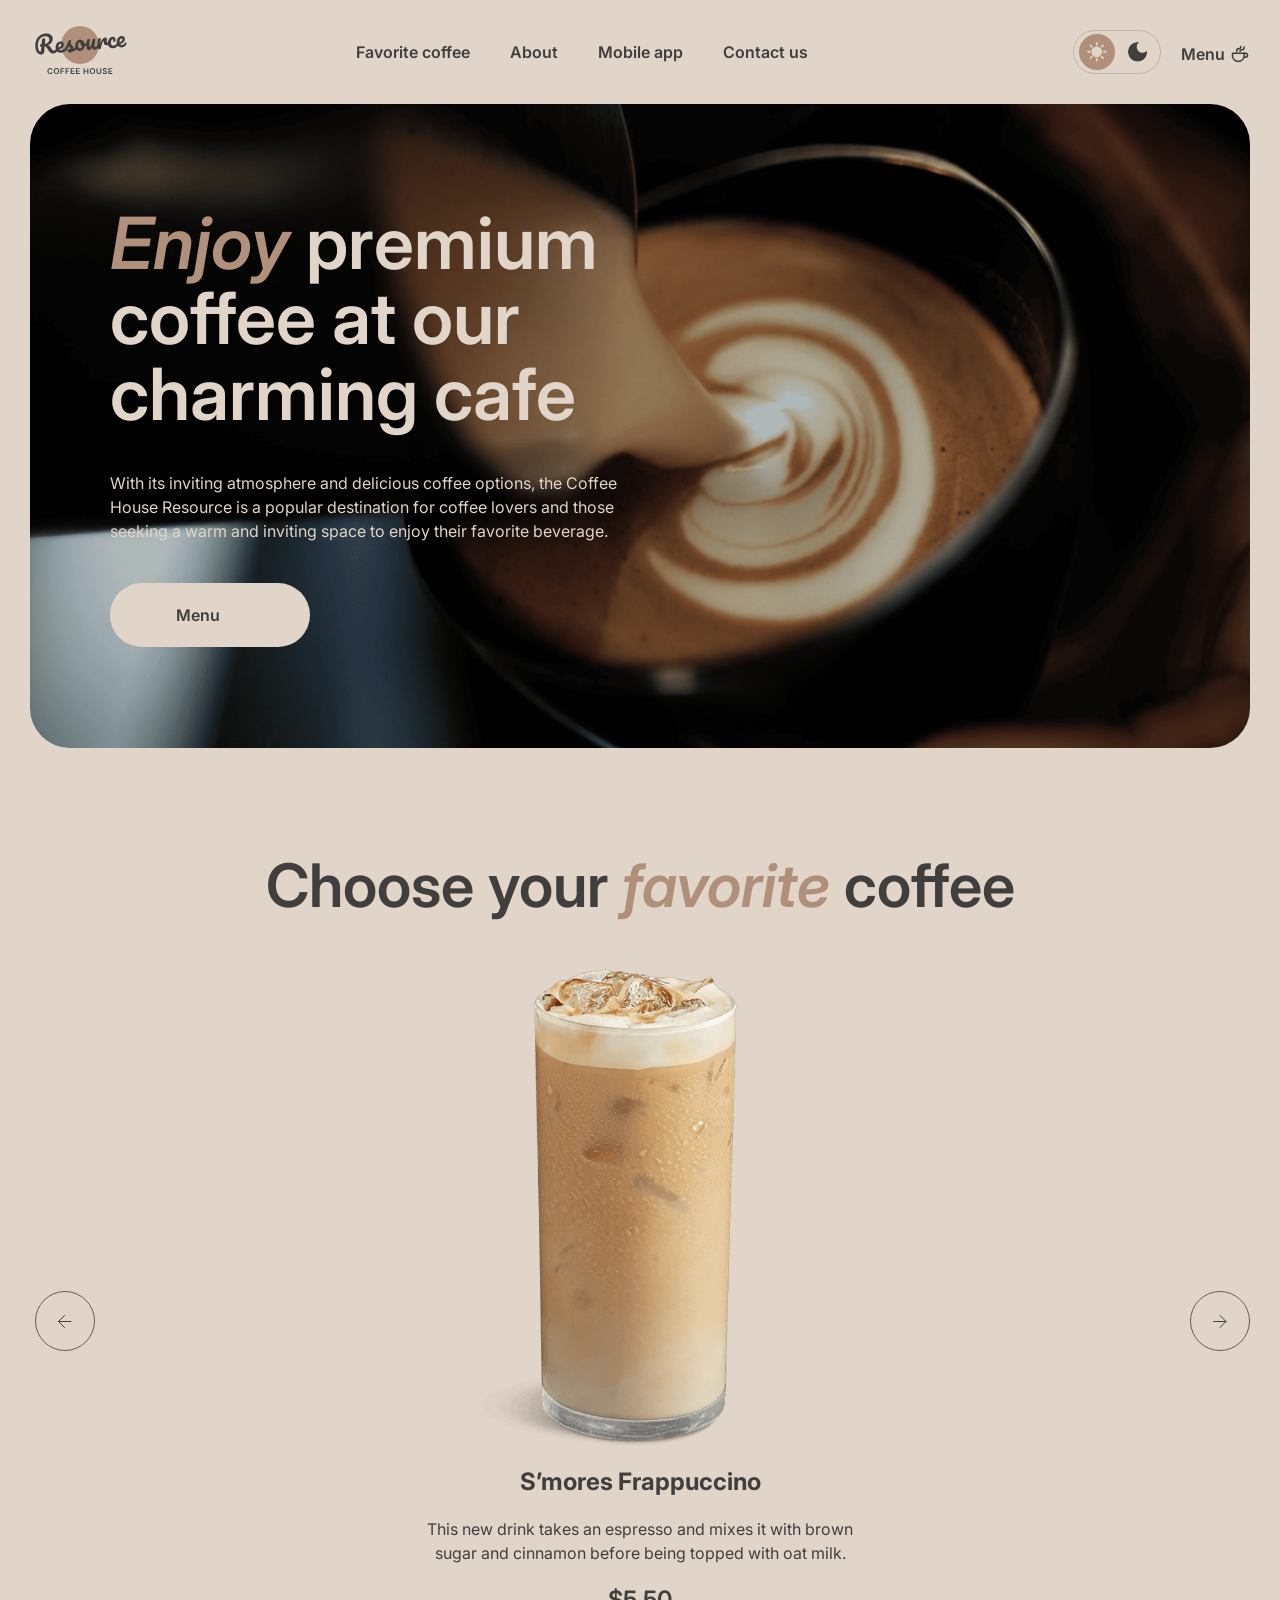
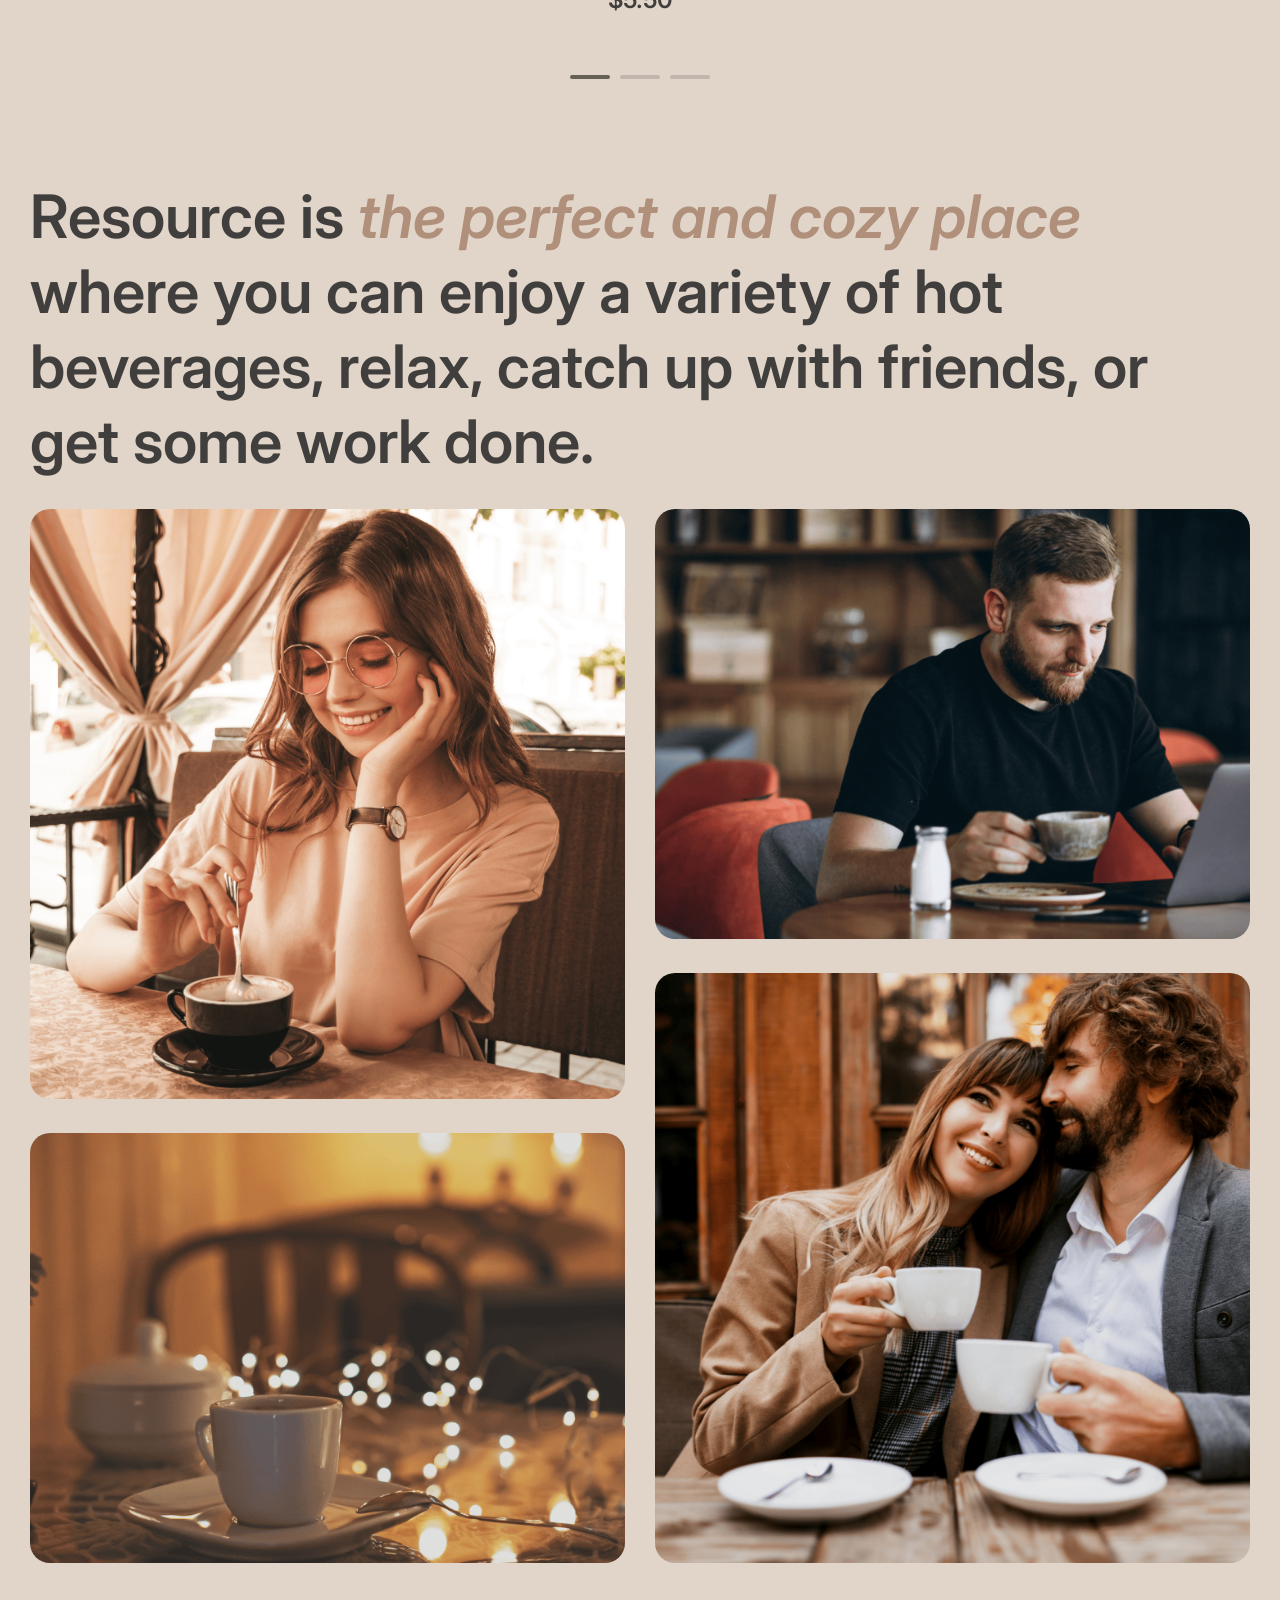
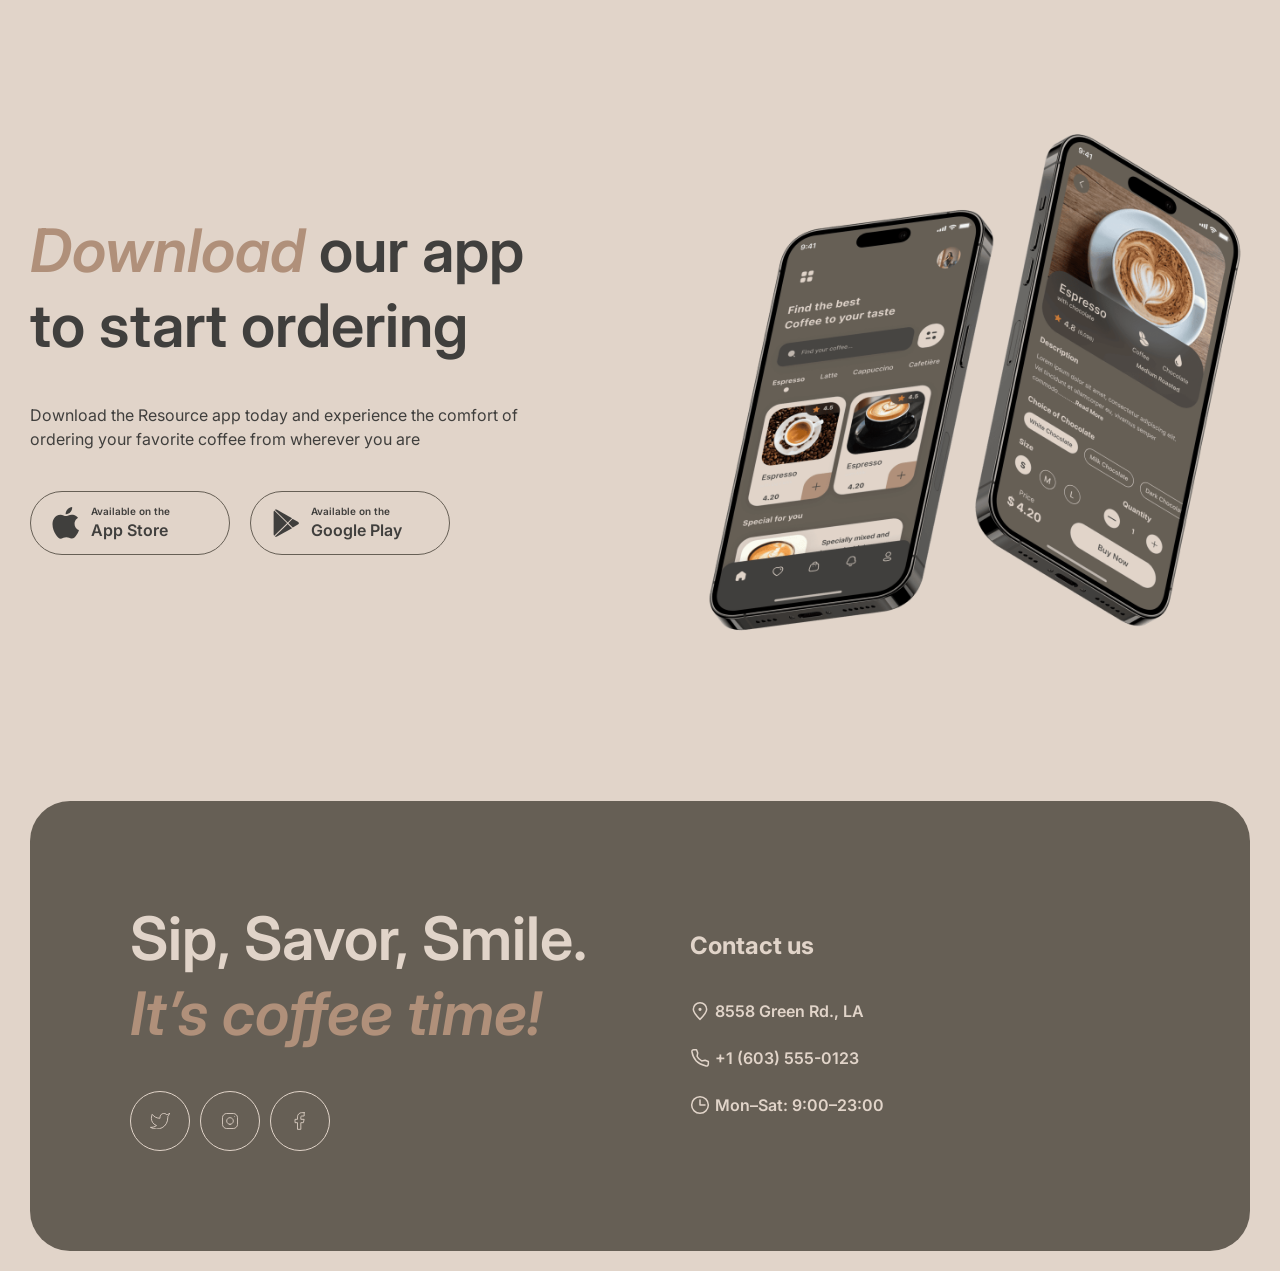
<file: index.html>
<!DOCTYPE html>
<html lang="en" data-theme="light">
<head>
    <meta charset="UTF-8">
    <meta name="viewport" content="width=device-width, initial-scale=1.0">
    <title>Coffee House</title>
    <link rel="icon" href="./images/favicon.svg" sizes="32x32"> 
    <link rel="icon" href="./images/favicon.svg" type="image/svg+xml">
    <link rel="preconnect" href="https://fonts.googleapis.com">
    <link rel="preconnect" href="https://fonts.gstatic.com" crossorigin>
    <link href="https://fonts.googleapis.com/css2?family=Inter:ital,opsz,wght@0,14..32,100..900;1,14..32,100..900&display=swap" rel="stylesheet">
    <link rel="stylesheet" href="./css/global.css">
    <link rel="stylesheet" href="./css/header.css">
    <link rel="stylesheet" href="./css/style.css">
    <link rel="stylesheet" href="./css/footer.css">
</head>
<body>
    <header class="header">
        <div class="container">
            <div class="header__inner">
                <a class="logo" href="index.html">
                    <img class="logo__icon logo__icon--light" src="./images/logo.svg" alt="Resource Coffee House">
                    <img class="logo__icon logo__icon--dark" src="./images/logo-dark.svg" alt="Resource Coffee House">
                </a>
                <nav class="nav" id="mobile-nav">
                    <ul class="nav__list">
                        <li class="nav__item">
                            <a class="nav__link" href="#favorite">
                                Favorite coffee
                            </a>
                        </li>
                        <li class="nav__item">
                            <a class="nav__link" href="#about">
                                About
                            </a>
                        </li>
                        <li class="nav__item">
                            <a class="nav__link" href="#app">
                                Mobile app
                            </a>
                        </li>
                        <li class="nav__item">
                            <a class="nav__link" href="#contact">
                                Contact us
                            </a>
                        </li>
                        <li class="nav__item">
                            <a class="button-primary nav__menu" href="menu.html">
                                <span>Menu</span>
                                <svg viewBox="0 0 20 20" fill="none">
                                    <path d="M14.167 9.76667V11.6667C14.167 14.8883 11.5553 17.5 8.33366 17.5C5.112 17.5 2.50033 14.8883 2.50033 11.6667V9.76667C2.50033 9.4353 2.76896 9.16667 3.10033 9.16667H13.567C13.8984 9.16667 14.167 9.4353 14.167 9.76667Z" stroke="currentColor" stroke-width="1.5" stroke-linecap="round" stroke-linejoin="round"/>
                                    <path d="M10.0003 7.50008C10.0003 6.66675 10.5956 5.83341 11.786 5.83341C13.101 5.83341 14.167 4.76743 14.167 3.45246V2.91675" stroke="currentColor" stroke-width="1.5" stroke-linecap="round" stroke-linejoin="round"/>
                                    <path d="M6.66634 7.5V7.08333C6.66634 5.70262 7.78563 4.58333 9.16634 4.58333C10.0868 4.58333 10.833 3.83714 10.833 2.91667V2.5" stroke="currentColor" stroke-width="1.5" stroke-linecap="round" stroke-linejoin="round"/>
                                    <path d="M13.333 9.16675H15.4163C16.5669 9.16675 17.4997 10.0995 17.4997 11.2501C17.4997 12.4007 16.5669 13.3334 15.4163 13.3334H14.1663" stroke="currentColor" stroke-width="1.5" stroke-linecap="round" stroke-linejoin="round"/>
                                </svg>
                            </a>
                        </li>
                    </ul>
                </nav>
                <div class="header__controls">
                    <button class="switch-theme" id="switch-theme-js" type="button">
                        <svg class="switch-theme__icon switch-theme__icon--light" viewBox="0 0 22 22">
                            <path d="M10 3V1C10 0.45 10.45 0 11 0C11.55 0 12 0.45 12 1V3C12 3.55 11.55 4 11 4C10.45 4 10 3.55 10 3ZM17.36 6.05L18.77 4.63C19.16 4.24 19.16 3.61 18.77 3.22C18.38 2.83 17.75 2.83 17.36 3.22L15.95 4.64C15.56 5.03 15.56 5.66 15.95 6.05C16.34 6.44 16.97 6.44 17.36 6.05ZM21 10H19C18.45 10 18 10.45 18 11C18 11.55 18.45 12 19 12H21C21.55 12 22 11.55 22 11C22 10.45 21.55 10 21 10ZM11 18C10.45 18 10 18.45 10 19V21C10 21.55 10.45 22 11 22C11.55 22 12 21.55 12 21V19C12 18.45 11.55 18 11 18ZM4.64 6.05L3.22 4.64C2.83 4.25 2.83 3.61 3.22 3.23C3.61 2.85 4.25 2.84 4.63 3.23L6.04 4.64C6.43 5.03 6.43 5.67 6.04 6.05C5.65 6.43 5.02 6.44 4.64 6.05ZM15.95 15.95C15.56 16.34 15.56 16.98 15.95 17.36L17.36 18.77C17.75 19.16 18.39 19.16 18.77 18.77C19.16 18.38 19.16 17.74 18.77 17.36L17.36 15.95C16.98 15.56 16.34 15.56 15.95 15.95ZM1 12H3C3.55 12 4 11.55 4 11C4 10.45 3.55 10 3 10H1C0.45 10 0 10.45 0 11C0 11.55 0.45 12 1 12ZM4.64 18.78L6.05 17.37C6.44 16.98 6.44 16.34 6.05 15.96C5.66 15.58 5.02 15.57 4.64 15.96L3.23 17.37C2.84 17.76 2.84 18.4 3.23 18.78C3.61 19.17 4.25 19.17 4.64 18.78ZM11 5C7.69 5 5 7.69 5 11C5 14.31 7.69 17 11 17C14.31 17 17 14.31 17 11C17 7.69 14.31 5 11 5Z" fill="currentColor"/>
                        </svg>
                        <svg class="switch-theme__icon switch-theme__icon--dark" viewBox="0 0 18 18">
                            <path d="M9 0C4.03 0 0 4.03 0 9C0 13.97 4.03 18 9 18C13.97 18 18 13.97 18 9C18 8.54 17.96 8.08 17.9 7.64C16.92 9.01 15.32 9.9 13.5 9.9C10.52 9.9 8.1 7.48 8.1 4.5C8.1 2.69 8.99 1.08 10.36 0.0999999C9.92 0.0399999 9.46 0 9 0Z" fill="currentColor"/>
                        </svg>
                    </button>
                    <div class="menu">
                        <a href="menu.html" class="menu__link">
                            <span>Menu</span>
                            <svg viewBox="0 0 20 20" fill="none">
                                <path d="M14.167 9.76667V11.6667C14.167 14.8883 11.5553 17.5 8.33366 17.5C5.112 17.5 2.50033 14.8883 2.50033 11.6667V9.76667C2.50033 9.4353 2.76896 9.16667 3.10033 9.16667H13.567C13.8984 9.16667 14.167 9.4353 14.167 9.76667Z" stroke="currentColor" stroke-width="1.5" stroke-linecap="round" stroke-linejoin="round"/>
                                <path d="M10.0003 7.50008C10.0003 6.66675 10.5956 5.83341 11.786 5.83341C13.101 5.83341 14.167 4.76743 14.167 3.45246V2.91675" stroke="currentColor" stroke-width="1.5" stroke-linecap="round" stroke-linejoin="round"/>
                                <path d="M6.66634 7.5V7.08333C6.66634 5.70262 7.78563 4.58333 9.16634 4.58333C10.0868 4.58333 10.833 3.83714 10.833 2.91667V2.5" stroke="currentColor" stroke-width="1.5" stroke-linecap="round" stroke-linejoin="round"/>
                                <path d="M13.333 9.16675H15.4163C16.5669 9.16675 17.4997 10.0995 17.4997 11.2501C17.4997 12.4007 16.5669 13.3334 15.4163 13.3334H14.1663" stroke="currentColor" stroke-width="1.5" stroke-linecap="round" stroke-linejoin="round"/>
                            </svg>
                        </a>
                    </div>
                    <button class="burger" id="burger-js" type="button" aria-controls="mobile-nav" aria-expanded="false" aria-label="Open mobile menu">
                        <svg class="burger__icon burger__icon--open" viewBox="0 0 18 10" fill="none">
                            <path d="M0.75 0.75H16.75" stroke="currentColor" stroke-width="1.5" stroke-linecap="round" stroke-linejoin="round"/>
                            <path d="M0.75 8.75H16.75" stroke="currentColor" stroke-width="1.5" stroke-linecap="round" stroke-linejoin="round"/>
                        </svg>
                        <svg class="burger__icon burger__icon--close" xmlns="http://www.w3.org/2000/svg" viewBox="0 0 13 13" fill="none">
                            <path d="M0.75 0.75L12.0637 12.0637" stroke="currentColor" stroke-width="1.5" stroke-linecap="round" stroke-linejoin="round"/>
                            <path d="M0.75 12.0637L12.0637 0.750013" stroke="currentColor" stroke-width="1.5" stroke-linecap="round" stroke-linejoin="round"/>
                        </svg>
                    </button>
                </div>
            </div>
        </div>
    </header>
    <main class="main">
        <div class="container">
            <section class="hero">
                <div class="hero__inner">
                    <h1 class="hero__title">
                        <span class="italic">Enjoy</span> premium coffee at our charming cafe
                    </h1>
                    <p class="hero__text">
                        With its inviting atmosphere and delicious coffee options, the Coffee House Resource 
                        is a popular destination for coffee lovers and those seeking a warm and inviting space to enjoy their favorite beverage.
                    </p>
                    <a class="button-primary" href="menu.html">
                        <span>Menu</span>
                        <svg viewBox="0 0 20 20" fill="none">
                            <path d="M14.167 9.76667V11.6667C14.167 14.8883 11.5553 17.5 8.33366 17.5C5.112 17.5 2.50033 14.8883 2.50033 11.6667V9.76667C2.50033 9.4353 2.76896 9.16667 3.10033 9.16667H13.567C13.8984 9.16667 14.167 9.4353 14.167 9.76667Z" stroke="currentColor" stroke-width="1.5" stroke-linecap="round" stroke-linejoin="round"/>
                            <path d="M10.0003 7.50008C10.0003 6.66675 10.5956 5.83341 11.786 5.83341C13.101 5.83341 14.167 4.76743 14.167 3.45246V2.91675" stroke="currentColor" stroke-width="1.5" stroke-linecap="round" stroke-linejoin="round"/>
                            <path d="M6.66634 7.5V7.08333C6.66634 5.70262 7.78563 4.58333 9.16634 4.58333C10.0868 4.58333 10.833 3.83714 10.833 2.91667V2.5" stroke="currentColor" stroke-width="1.5" stroke-linecap="round" stroke-linejoin="round"/>
                            <path d="M13.333 9.16675H15.4163C16.5669 9.16675 17.4997 10.0995 17.4997 11.2501C17.4997 12.4007 16.5669 13.3334 15.4163 13.3334H14.1663" stroke="currentColor" stroke-width="1.5" stroke-linecap="round" stroke-linejoin="round"/>
                        </svg>
                    </a>
                </div>
            </section>
            <section class="favorite" id="favorite">
                <h2 class="favorite__title">
                    Choose your <span class="italic">favorite</span> coffee
                </h2>
                <div class="slider">
                    <button class="slider__arrow slider__arrow--prev" type="button">
                        <svg viewBox="0 0 14 13" fill="none">
                            <path d="M13 6.5H0.5M6.5 12.5L0.5 6.5L6.5 0.5" stroke="currentColor" stroke-linecap="round" stroke-linejoin="round"/>
                        </svg>
                    </button>
                    <div class="slider__track">
                        <ul class="products">
                            <li class="products__item">
                                <a class="products__link" href="#">
                                    <picture>
                                        <img class="products__img" width="480" height="480" src="./images/coffee-slider-1.png" alt="Coffee">
                                    </picture>
                                    <div class="products__content">
                                        <h3 class="products__title">
                                            S’mores Frappuccino
                                        </h3>
                                        <p class="products__text">
                                            This new drink takes an espresso and mixes it with brown sugar and cinnamon before being topped with oat milk.
                                        </p>
                                        <span class="products__price">
                                            $5.50
                                        </span>
                                    </div>
                                </a>
                            </li>
                            <li class="products__item">
                                <a class="products__link" href="#">
                                    <picture>
                                        <img class="products__img" width="480" height="480" src="./images/coffee-slider-2.png" alt="Coffee">
                                    </picture>
                                    <div class="products__content">
                                        <h3 class="products__title">
                                            Caramel Macchiato
                                        </h3>
                                        <p class="products__text">
                                            Fragrant and unique classic espresso with rich caramel-peanut syrup, with cream under whipped thick foam.
                                        </p>
                                        <span class="products__price">
                                            $5.00
                                        </span>
                                    </div>
                                </a>
                            </li>
                            <li class="products__item">
                                <a class="products__link" href="#">
                                    <picture>
                                        <img class="products__img" width="480" height="480" src="./images/coffee-slider-3.png" alt="Coffee">
                                    </picture>
                                    <div class="products__content">
                                        <h3 class="products__title">
                                            Ice coffee
                                        </h3>
                                        <p class="products__text">
                                            A popular summer drink that tones and invigorates. Prepared from coffee, milk and ice.
                                        </p>
                                        <span class="products__price">
                                            $4.50
                                        </span>
                                    </div>
                                </a>
                            </li>
                        </ul>
                    </div>
                    <button class="slider__arrow slider__arrow--next" type="button">
                        <svg viewBox="0 0 14 13" fill="none">
                            <path d="M0.5 6.5H13M7 12.5L13 6.5L7 0.5" stroke="currentColor" stroke-linecap="round" stroke-linejoin="round"/>
                        </svg>
                    </button>
                    <div class="slider-dots">
                        <button type="button"></button>
                        <button type="button"></button>
                        <button type="button"></button>
                    </div>
                </div>
            </section>
            <section class="about" id="about">
                <h2 class="about__title">
                    Resource is <span class="italic">the perfect and cozy place</span> where you can enjoy
                    a variety of hot beverages, relax, catch up with friends, or get some work done.
                </h2>
                <ul class="about__grid">
                    <li class="about__item about__item--1">
                        <img class="about__img" width="660" height="590" src="./images/about-1.png" alt="A woman is drinking coffee">
                    </li>
                    <li class="about__item about__item--2">
                        <img class="about__img" width="660" height="430" src="./images/about-2.png" alt="A cup of coffee">
                    </li>
                    <li class="about__item about__item--3">
                        <img class="about__img" width="660" height="430" src="./images/about-3.png" alt="A man is drinking coffee">
                    </li>
                    <li class="about__item about__item--4">
                        <img class="about__img" width="660" height="590" src="./images/about-4.png" alt="A couple is drinking coffee">
                    </li>
                </ul>
            </section>
            <section class="app" id="app">
                <div class="app__offer">
                    <h2 class="app__title">
                        <span class="italic">Download</span> our app to start ordering
                    </h2>
                    <p class="app__text">
                        Download the Resource app today and experience the comfort 
                        of ordering your favorite coffee from wherever you are
                    </p>
                    <ul class="store">
                        <li class="store__item">
                            <a class="store__link" href="#">
                                <svg width="27" height="32" viewBox="0 0 27 32" fill="none" xmlns="http://www.w3.org/2000/svg">
                                    <path d="M22.0578 16.8306C22.021 12.8323 25.4156 10.8871 25.5708 10.7966C23.6483 8.06361 20.6684 7.69021 19.6213 7.66043C17.1185 7.40364 14.6909 9.12057 13.4159 9.12057C12.1156 9.12057 10.1523 7.68524 8.03638 7.72742C5.31352 7.76836 2.76624 9.30541 1.36919 11.6922C-1.51399 16.5589 0.636305 23.7107 3.39861 27.6446C4.7804 29.5711 6.39503 31.7223 8.50843 31.6466C10.576 31.5635 11.3483 30.3614 13.8435 30.3614C16.3157 30.3614 17.0409 31.6466 19.1963 31.5982C21.4153 31.5635 22.8124 29.6629 24.1458 27.719C25.7426 25.5108 26.3839 23.3361 26.4093 23.2245C26.3572 23.2071 22.0998 21.6229 22.0578 16.8306Z" fill="currentColor"/>
                                    <path d="M17.9863 5.07263C19.0983 3.71671 19.8592 1.872 19.648 0C18.0384 0.0694711 16.0256 1.08549 14.8664 2.41164C13.8409 3.58025 12.9248 5.49566 13.1615 7.29695C14.9695 7.42845 16.8259 6.40747 17.9863 5.07263Z" fill="currentColor"/>
                                </svg>
                                <span>
                                    <span class="store__offer">
                                        Available on the
                                    </span>
                                    <span class="store__type">
                                        App Store
                                    </span>
                                </span>
                            </a>
                        </li>
                        <li class="store__item">
                            <a class="store__link" href="#">
                                <svg viewBox="0 0 36 36" fill="none">
                                    <path d="M3.7558 3.20297C3.39335 3.57289 3.18359 4.14884 3.18359 4.89471V31.4994C3.18359 32.2453 3.39335 32.8212 3.7558 33.1911L3.84525 33.2723L19.1359 18.37V18.0181L3.84525 3.11575L3.7558 3.20297Z" fill="currentColor"/>
                                    <path d="M26.0776 23.34L20.9863 18.37V18.0181L26.0837 13.0482L26.1979 13.1128L32.2345 16.4617C33.9573 17.4121 33.9573 18.976 32.2345 19.9324L26.1979 23.2753L26.0776 23.34V23.34Z" fill="currentColor"/>
                                    <path d="M25.2733 24.2007L20.0617 19.1195L4.68164 34.1166C5.25384 34.7031 6.18695 34.7737 7.24807 34.1873L25.2733 24.2007" fill="currentColor"/>
                                    <path d="M25.2733 12.1876L7.24807 2.20103C6.18695 1.62058 5.25384 1.69125 4.68164 2.27772L20.0617 17.2688L25.2733 12.1876Z" fill="currentColor"/>
                                </svg>
                                <span>
                                    <span class="store__offer">
                                        Available on the
                                    </span>
                                    <span class="store__type">
                                        Google Play
                                    </span>
                                </span>
                            </a>
                        </li>
                    </ul>
                </div>
                <div class="app__screens">
                    <img class="app__img" width="630" height="630" src="./images/mobile-screens.png" alt="App screens">
                </div>
            </section>
        </div>
    </main>
    <footer class="footer" id="contact">
        <div class="container">
            <div class="footer__inner">
                <div class="media">
                    <h2 class="media__title">
                        Sip, Savor, Smile. <br>
                        <span class="italic">It’s coffee time!</span>
                    </h2>
                    <ul class="media__list">
                        <li class="media__item">
                            <a class="media__link" href="#">
                                 <svg class="media__icon" viewBox="0 0 23 19" fill="none">
                                    <path d="M22.5 0.510056C22.5 0.510056 20.4821 1.70217 19.36 2.04006C18.7577 1.34757 17.9573 0.856748 17.067 0.633982C16.1767 0.411216 15.2395 0.467251 14.3821 0.794509C13.5247 1.12177 12.7884 1.70446 12.273 2.46377C11.7575 3.22309 11.4877 4.12239 11.5 5.04006V6.04006C9.74263 6.08562 8.00127 5.69587 6.43101 4.9055C4.86074 4.11513 3.51032 2.94869 2.5 1.51006C2.5 1.51006 -1.5 10.5101 7.5 14.5101C5.44053 15.908 2.98716 16.609 0.5 16.5101C9.5 21.5101 20.5 16.5101 20.5 5.01006C20.4991 4.73151 20.4723 4.45365 20.42 4.18006C21.4406 3.17355 22.5 0.510056 22.5 0.510056Z" stroke="currentColor" stroke-linecap="round" stroke-linejoin="round"/>
                                </svg>
                            </a>
                        </li>
                        <li class="media__item">
                            <a class="media__link" href="#">
                                <svg class="media__icon" viewBox="0 0 24 24" fill="none">
                                    <path d="M12 16C14.2091 16 16 14.2091 16 12C16 9.79086 14.2091 8 12 8C9.79086 8 8 9.79086 8 12C8 14.2091 9.79086 16 12 16Z" stroke="currentColor" stroke-linecap="round" stroke-linejoin="round"/>
                                    <path d="M3 16V8C3 5.23858 5.23858 3 8 3H16C18.7614 3 21 5.23858 21 8V16C21 18.7614 18.7614 21 16 21H8C5.23858 21 3 18.7614 3 16Z" stroke="currentColor"/>
                                    <path d="M17.5 6.51L17.51 6.49889" stroke="currentColor" stroke-linecap="round" stroke-linejoin="round"/>
                                </svg>
                            </a>
                        </li>
                        <li class="media__item">
                            <a class="media__link" href="#">
                                <svg class="media__icon" viewBox="0 0 24 24" fill="none">
                                    <path d="M17 2H14C12.6739 2 11.4021 2.52678 10.4645 3.46447C9.52678 4.40215 9 5.67392 9 7V10H6V14H9V22H13V14H16L17 10H13V7C13 6.73478 13.1054 6.48043 13.2929 6.29289C13.4804 6.10536 13.7348 6 14 6H17V2Z" stroke="currentColor" stroke-linecap="round" stroke-linejoin="round"/>
                                </svg>
                            </a>
                        </li>
                    </ul>
                </div>
                <div class="contacts">
                    <h3 class="contacts__title">
                        Contact us
                    </h3>
                    <ul class="contacts__list">
                        <li class="contacts__item">
                            <a class="contacts__link" href="#">
                                <svg viewBox="0 0 20 20" fill="none">
                                    <path d="M16.6663 8.33335C16.6663 12.0153 9.99967 18.3334 9.99967 18.3334C9.99967 18.3334 3.33301 12.0153 3.33301 8.33335C3.33301 4.65146 6.31778 1.66669 9.99967 1.66669C13.6816 1.66669 16.6663 4.65146 16.6663 8.33335Z" stroke="currentColor" stroke-width="1.5"/>
                                    <path d="M10.0003 9.16667C10.4606 9.16667 10.8337 8.79357 10.8337 8.33333C10.8337 7.8731 10.4606 7.5 10.0003 7.5C9.54009 7.5 9.16699 7.8731 9.16699 8.33333C9.16699 8.79357 9.54009 9.16667 10.0003 9.16667Z" fill="currentColor" stroke="currentColor" stroke-width="1.5" stroke-linecap="round" stroke-linejoin="round"/>
                                </svg>
                                <span>
                                    8558 Green Rd.,  LA
                                </span>
                            </a>
                        </li>
                        <li class="contacts__item">
                            <a class="contacts__link" href="tel:+16035550123">
                                <svg viewBox="0 0 20 20" fill="none">
                                    <path d="M15.0984 12.2517L11.6665 12.9167C9.34845 11.7532 7.91654 10.4167 7.08321 8.33335L7.72483 4.8916L6.51197 1.66669L3.72946 1.66669C2.60191 1.66669 1.71466 2.59964 1.90108 3.71167C2.29888 6.0846 3.37231 10.0391 6.24987 12.9167C9.27338 15.9402 13.5661 17.3318 16.1378 17.9288C17.299 18.1984 18.3332 17.2908 18.3332 16.0988L18.3332 13.4844L15.0984 12.2517Z" stroke="currentColor" stroke-width="1.5" stroke-linecap="round" stroke-linejoin="round"/>
                                </svg>
                                <span>
                                    +1 (603) 555-0123
                                </span>
                            </a>
                        </li>
                        <li class="contacts__item">
                            <a class="contacts__link" href="#">
                                <svg viewBox="0 0 20 20" fill="none">
                                    <g clip-path="url(#clip0_227_2037)">
                                        <path d="M10 5L10 10L15 10" stroke="currentColor" stroke-width="1.5" stroke-linecap="round" stroke-linejoin="round"/>
                                        <path d="M10.0003 18.3333C14.6027 18.3333 18.3337 14.6024 18.3337 9.99999C18.3337 5.39762 14.6027 1.66666 10.0003 1.66666C5.39795 1.66666 1.66699 5.39762 1.66699 9.99999C1.66699 14.6024 5.39795 18.3333 10.0003 18.3333Z" stroke="currentColor" stroke-width="1.5" stroke-linecap="round" stroke-linejoin="round"/>
                                    </g>
                                    <defs>
                                        <clipPath id="clip0_227_2037">
                                            <rect width="20" height="20" fill="white"/>
                                        </clipPath>
                                    </defs>
                                </svg>
                                <span>
                                    Mon–Sat: 9:00–23:00
                                </span>
                            </a>
                        </li>
                    </ul>
                </div>
            </div>
        </div>
    </footer>
    <script src="./js/main.js"></script>
    <script src="./js/slider.js"></script>
</body>
</html>
</file>
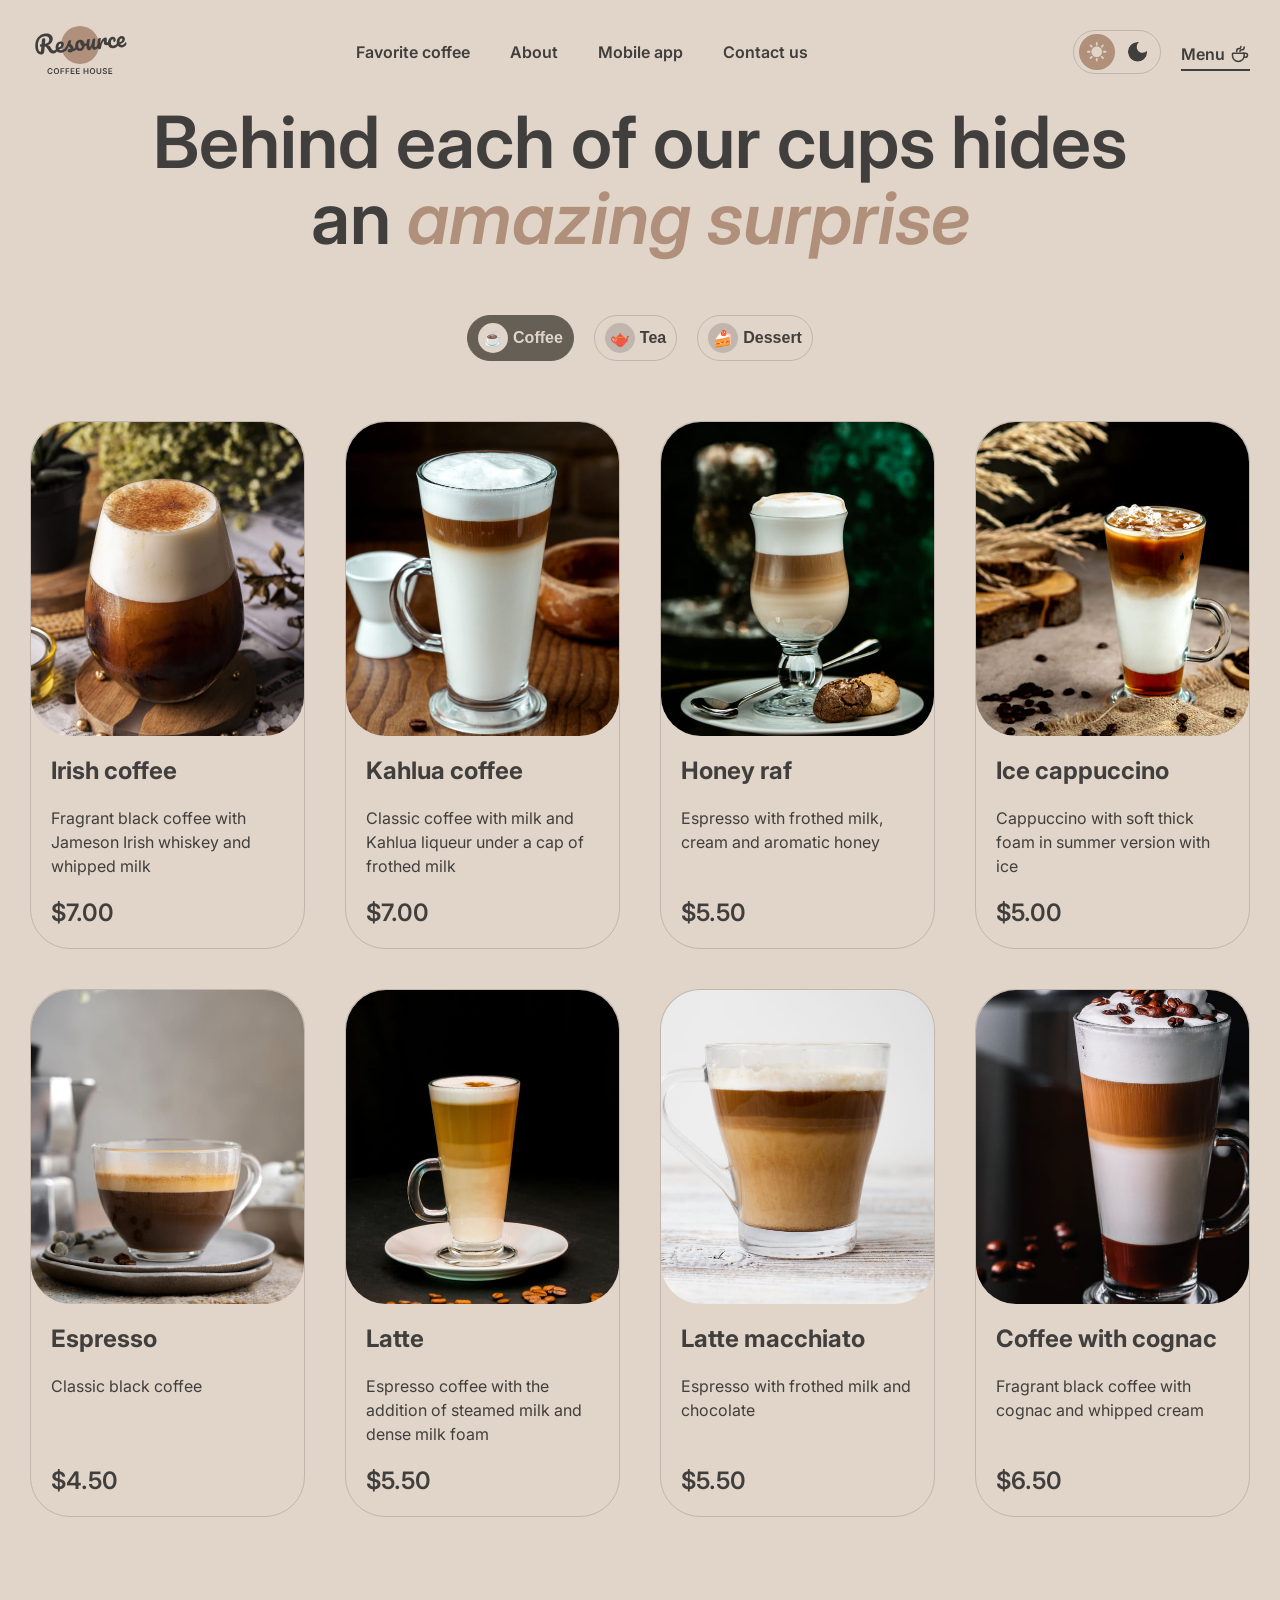
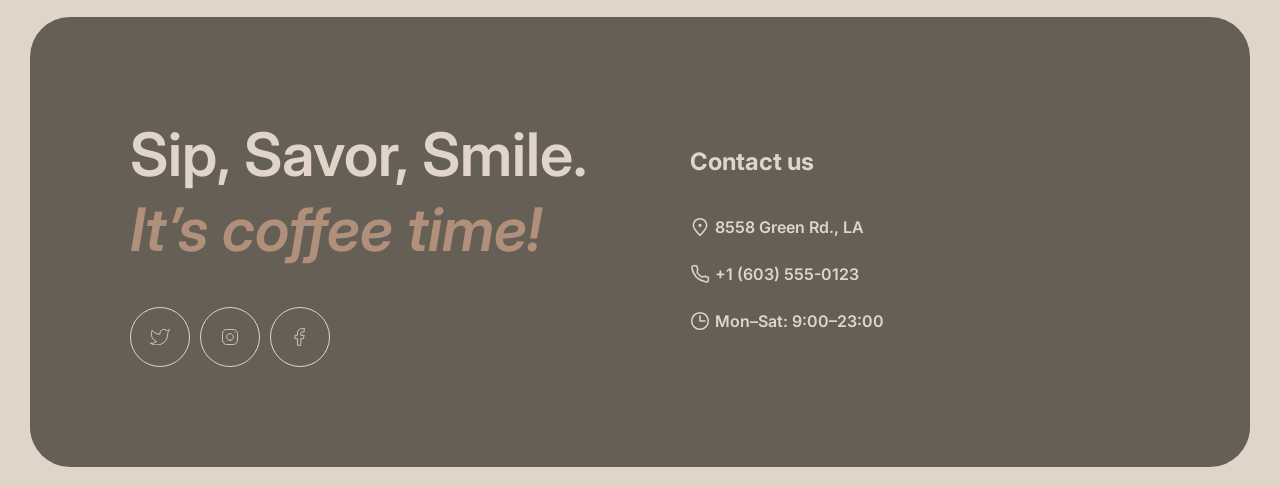
<file: menu.html>
<!DOCTYPE html>
<html lang="en" data-theme="light">
<head>
    <meta charset="UTF-8">
    <meta name="viewport" content="width=device-width, initial-scale=1.0">
    <title>Coffee House</title>
    <link rel="icon" href="./images/favicon.svg" sizes="32x32"> 
    <link rel="icon" href="./images/favicon.svg" type="image/svg+xml">
    <link rel="preconnect" href="https://fonts.googleapis.com">
    <link rel="preconnect" href="https://fonts.gstatic.com" crossorigin>
    <link href="https://fonts.googleapis.com/css2?family=Inter:ital,opsz,wght@0,14..32,100..900;1,14..32,100..900&display=swap" rel="stylesheet">
    <link rel="stylesheet" href="./css/global.css">
    <link rel="stylesheet" href="./css/header.css">
    <link rel="stylesheet" href="./css/style.css">
    <link rel="stylesheet" href="./css/footer.css">
</head>
<body>
    <header class="header">
        <div class="container">
            <div class="header__inner">
                <a class="logo" href="index.html">
                    <img class="logo__icon logo__icon--light" src="./images/logo.svg" alt="Resource Coffee House">
                    <img class="logo__icon logo__icon--dark" src="./images/logo-dark.svg" alt="Resource Coffee House">
                </a>
                <nav class="nav" id="mobile-nav">
                    <ul class="nav__list">
                        <li class="nav__item">
                            <a class="nav__link" href="index.html#favorite">
                                Favorite coffee
                            </a>
                        </li>
                        <li class="nav__item">
                            <a class="nav__link" href="index.html#about">
                                About
                            </a>
                        </li>
                        <li class="nav__item">
                            <a class="nav__link" href="index.html#app">
                                Mobile app
                            </a>
                        </li>
                        <li class="nav__item">
                            <a class="nav__link" href="#contact">
                                Contact us
                            </a>
                        </li>
                        <li class="nav__item">
                            <a class="button-primary nav__menu" href="menu.html">
                                <span>Menu</span>
                                <svg viewBox="0 0 20 20" fill="none">
                                    <path d="M14.167 9.76667V11.6667C14.167 14.8883 11.5553 17.5 8.33366 17.5C5.112 17.5 2.50033 14.8883 2.50033 11.6667V9.76667C2.50033 9.4353 2.76896 9.16667 3.10033 9.16667H13.567C13.8984 9.16667 14.167 9.4353 14.167 9.76667Z" stroke="currentColor" stroke-width="1.5" stroke-linecap="round" stroke-linejoin="round"/>
                                    <path d="M10.0003 7.50008C10.0003 6.66675 10.5956 5.83341 11.786 5.83341C13.101 5.83341 14.167 4.76743 14.167 3.45246V2.91675" stroke="currentColor" stroke-width="1.5" stroke-linecap="round" stroke-linejoin="round"/>
                                    <path d="M6.66634 7.5V7.08333C6.66634 5.70262 7.78563 4.58333 9.16634 4.58333C10.0868 4.58333 10.833 3.83714 10.833 2.91667V2.5" stroke="currentColor" stroke-width="1.5" stroke-linecap="round" stroke-linejoin="round"/>
                                    <path d="M13.333 9.16675H15.4163C16.5669 9.16675 17.4997 10.0995 17.4997 11.2501C17.4997 12.4007 16.5669 13.3334 15.4163 13.3334H14.1663" stroke="currentColor" stroke-width="1.5" stroke-linecap="round" stroke-linejoin="round"/>
                                </svg>
                            </a>
                        </li>
                    </ul>
                </nav>
                <div class="header__controls">
                    <button class="switch-theme" id="switch-theme-js" type="button">
                        <svg class="switch-theme__icon switch-theme__icon--light" viewBox="0 0 22 22">
                            <path d="M10 3V1C10 0.45 10.45 0 11 0C11.55 0 12 0.45 12 1V3C12 3.55 11.55 4 11 4C10.45 4 10 3.55 10 3ZM17.36 6.05L18.77 4.63C19.16 4.24 19.16 3.61 18.77 3.22C18.38 2.83 17.75 2.83 17.36 3.22L15.95 4.64C15.56 5.03 15.56 5.66 15.95 6.05C16.34 6.44 16.97 6.44 17.36 6.05ZM21 10H19C18.45 10 18 10.45 18 11C18 11.55 18.45 12 19 12H21C21.55 12 22 11.55 22 11C22 10.45 21.55 10 21 10ZM11 18C10.45 18 10 18.45 10 19V21C10 21.55 10.45 22 11 22C11.55 22 12 21.55 12 21V19C12 18.45 11.55 18 11 18ZM4.64 6.05L3.22 4.64C2.83 4.25 2.83 3.61 3.22 3.23C3.61 2.85 4.25 2.84 4.63 3.23L6.04 4.64C6.43 5.03 6.43 5.67 6.04 6.05C5.65 6.43 5.02 6.44 4.64 6.05ZM15.95 15.95C15.56 16.34 15.56 16.98 15.95 17.36L17.36 18.77C17.75 19.16 18.39 19.16 18.77 18.77C19.16 18.38 19.16 17.74 18.77 17.36L17.36 15.95C16.98 15.56 16.34 15.56 15.95 15.95ZM1 12H3C3.55 12 4 11.55 4 11C4 10.45 3.55 10 3 10H1C0.45 10 0 10.45 0 11C0 11.55 0.45 12 1 12ZM4.64 18.78L6.05 17.37C6.44 16.98 6.44 16.34 6.05 15.96C5.66 15.58 5.02 15.57 4.64 15.96L3.23 17.37C2.84 17.76 2.84 18.4 3.23 18.78C3.61 19.17 4.25 19.17 4.64 18.78ZM11 5C7.69 5 5 7.69 5 11C5 14.31 7.69 17 11 17C14.31 17 17 14.31 17 11C17 7.69 14.31 5 11 5Z" fill="currentColor"/>
                        </svg>
                        <svg class="switch-theme__icon switch-theme__icon--dark" viewBox="0 0 18 18">
                            <path d="M9 0C4.03 0 0 4.03 0 9C0 13.97 4.03 18 9 18C13.97 18 18 13.97 18 9C18 8.54 17.96 8.08 17.9 7.64C16.92 9.01 15.32 9.9 13.5 9.9C10.52 9.9 8.1 7.48 8.1 4.5C8.1 2.69 8.99 1.08 10.36 0.0999999C9.92 0.0399999 9.46 0 9 0Z" fill="currentColor"/>
                        </svg>
                    </button>
                    <div class="menu">
                        <a href="menu.html" class="menu__link is-active">
                            <span>Menu</span>
                            <svg viewBox="0 0 20 20" fill="none">
                                <path d="M14.167 9.76667V11.6667C14.167 14.8883 11.5553 17.5 8.33366 17.5C5.112 17.5 2.50033 14.8883 2.50033 11.6667V9.76667C2.50033 9.4353 2.76896 9.16667 3.10033 9.16667H13.567C13.8984 9.16667 14.167 9.4353 14.167 9.76667Z" stroke="currentColor" stroke-width="1.5" stroke-linecap="round" stroke-linejoin="round"/>
                                <path d="M10.0003 7.50008C10.0003 6.66675 10.5956 5.83341 11.786 5.83341C13.101 5.83341 14.167 4.76743 14.167 3.45246V2.91675" stroke="currentColor" stroke-width="1.5" stroke-linecap="round" stroke-linejoin="round"/>
                                <path d="M6.66634 7.5V7.08333C6.66634 5.70262 7.78563 4.58333 9.16634 4.58333C10.0868 4.58333 10.833 3.83714 10.833 2.91667V2.5" stroke="currentColor" stroke-width="1.5" stroke-linecap="round" stroke-linejoin="round"/>
                                <path d="M13.333 9.16675H15.4163C16.5669 9.16675 17.4997 10.0995 17.4997 11.2501C17.4997 12.4007 16.5669 13.3334 15.4163 13.3334H14.1663" stroke="currentColor" stroke-width="1.5" stroke-linecap="round" stroke-linejoin="round"/>
                            </svg>
                        </a>
                    </div>
                    <button class="burger" id="burger-js" type="button" aria-controls="mobile-nav" aria-expanded="false" aria-label="Open mobile menu">
                        <svg class="burger__icon burger__icon--open" viewBox="0 0 18 10" fill="none">
                            <path d="M0.75 0.75H16.75" stroke="currentColor" stroke-width="1.5" stroke-linecap="round" stroke-linejoin="round"/>
                            <path d="M0.75 8.75H16.75" stroke="currentColor" stroke-width="1.5" stroke-linecap="round" stroke-linejoin="round"/>
                        </svg>
                        <svg class="burger__icon burger__icon--close" xmlns="http://www.w3.org/2000/svg" viewBox="0 0 13 13" fill="none">
                            <path d="M0.75 0.75L12.0637 12.0637" stroke="currentColor" stroke-width="1.5" stroke-linecap="round" stroke-linejoin="round"/>
                            <path d="M0.75 12.0637L12.0637 0.750013" stroke="currentColor" stroke-width="1.5" stroke-linecap="round" stroke-linejoin="round"/>
                        </svg>
                    </button>
                </div>
            </div>
        </div>
    </header>
    <main class="main">
        <div class="container">
            <section class="catalog">
                <h1 class="catalog__title">
                    Behind each of our cups hides an <span class="italic">amazing surprise</span>
                </h1>
                <div class="catalog__inner">
                    <div class="tabs" role="tablist">
                        <button class="tab" data-tab="coffee" type="button">
                            <span class="tab__icon">
                                ☕ 
                            </span>
                            Coffee
                        </button>
                        <button class="tab" data-tab="tea" type="button">
                            <span class="tab__icon">
                                🫖
                            </span> 
                            Tea
                        </button>
                        <button class="tab" data-tab="dessert" type="button">
                            <span class="tab__icon">
                                🍰
                            </span> 
                            Dessert
                        </button>
                    </div>
                    <div class="panel">
                        <ul class="products" id="products-js"></ul>
                        <button class="load-more" id="load-more-js" type="button">
                            <svg viewBox="0 0 24 24" fill="none">
                                <path d="M21.8883 13.5C21.1645 18.3113 17.013 22 12 22C6.47715 22 2 17.5228 2 12C2 6.47715 6.47715 2 12 2C16.1006 2 19.6248 4.46819 21.1679 8" stroke="currentColor" stroke-linecap="round" stroke-linejoin="round"/>
                                <path d="M17 8H21.4C21.7314 8 22 7.73137 22 7.4V3" stroke="currentColor" stroke-linecap="round" stroke-linejoin="round"/>
                            </svg>
                        </button>
                    </div>
                    <div class="overlay" id="overlay-js">
                        <div class="card" id="card-js"></div>
                    </div>
                </div>
            </section>
        </div>
    </main>
    <footer class="footer" id="contact">
        <div class="container">
            <div class="footer__inner">
                <div class="media">
                    <h2 class="media__title">
                        Sip, Savor, Smile. <br>
                        <span class="italic">It’s coffee time!</span>
                    </h2>
                    <ul class="media__list">
                        <li class="media__item">
                            <a class="media__link" href="#">
                                 <svg class="media__icon" viewBox="0 0 23 19" fill="none">
                                    <path d="M22.5 0.510056C22.5 0.510056 20.4821 1.70217 19.36 2.04006C18.7577 1.34757 17.9573 0.856748 17.067 0.633982C16.1767 0.411216 15.2395 0.467251 14.3821 0.794509C13.5247 1.12177 12.7884 1.70446 12.273 2.46377C11.7575 3.22309 11.4877 4.12239 11.5 5.04006V6.04006C9.74263 6.08562 8.00127 5.69587 6.43101 4.9055C4.86074 4.11513 3.51032 2.94869 2.5 1.51006C2.5 1.51006 -1.5 10.5101 7.5 14.5101C5.44053 15.908 2.98716 16.609 0.5 16.5101C9.5 21.5101 20.5 16.5101 20.5 5.01006C20.4991 4.73151 20.4723 4.45365 20.42 4.18006C21.4406 3.17355 22.5 0.510056 22.5 0.510056Z" stroke="currentColor" stroke-linecap="round" stroke-linejoin="round"/>
                                </svg>
                            </a>
                        </li>
                        <li class="media__item">
                            <a class="media__link" href="#">
                                <svg class="media__icon" viewBox="0 0 24 24" fill="none">
                                    <path d="M12 16C14.2091 16 16 14.2091 16 12C16 9.79086 14.2091 8 12 8C9.79086 8 8 9.79086 8 12C8 14.2091 9.79086 16 12 16Z" stroke="currentColor" stroke-linecap="round" stroke-linejoin="round"/>
                                    <path d="M3 16V8C3 5.23858 5.23858 3 8 3H16C18.7614 3 21 5.23858 21 8V16C21 18.7614 18.7614 21 16 21H8C5.23858 21 3 18.7614 3 16Z" stroke="currentColor"/>
                                    <path d="M17.5 6.51L17.51 6.49889" stroke="currentColor" stroke-linecap="round" stroke-linejoin="round"/>
                                </svg>
                            </a>
                        </li>
                        <li class="media__item">
                            <a class="media__link" href="#">
                                <svg class="media__icon" viewBox="0 0 24 24" fill="none">
                                    <path d="M17 2H14C12.6739 2 11.4021 2.52678 10.4645 3.46447C9.52678 4.40215 9 5.67392 9 7V10H6V14H9V22H13V14H16L17 10H13V7C13 6.73478 13.1054 6.31043 13.2929 6.29289C13.3104 6.10536 13.7348 6 14 6H17V2Z" stroke="currentColor" stroke-linecap="round" stroke-linejoin="round"/>
                                </svg>
                            </a>
                        </li>
                    </ul>
                </div>
                <div class="contacts">
                    <h3 class="contacts__title">
                        Contact us
                    </h3>
                    <ul class="contacts__list">
                        <li class="contacts__item">
                            <a class="contacts__link" href="#">
                                <svg viewBox="0 0 20 20" fill="none">
                                    <path d="M16.6663 8.33335C16.6663 12.0153 9.99967 18.3334 9.99967 18.3334C9.99967 18.3334 3.33301 12.0153 3.33301 8.33335C3.33301 4.65146 6.31778 1.66669 9.99967 1.66669C13.6816 1.66669 16.6663 4.65146 16.6663 8.33335Z" stroke="currentColor" stroke-width="1.5"/>
                                    <path d="M10.0003 9.16667C10.4606 9.16667 10.8337 8.79357 10.8337 8.33333C10.8337 7.8731 10.4606 7.5 10.0003 7.5C9.54009 7.5 9.16699 7.8731 9.16699 8.33333C9.16699 8.79357 9.54009 9.16667 10.0003 9.16667Z" fill="currentColor" stroke="currentColor" stroke-width="1.5" stroke-linecap="round" stroke-linejoin="round"/>
                                </svg>
                                <span>
                                    8558 Green Rd.,  LA
                                </span>
                            </a>
                        </li>
                        <li class="contacts__item">
                            <a class="contacts__link" href="tel:+16035550123">
                                <svg viewBox="0 0 20 20" fill="none">
                                    <path d="M15.0984 12.2517L11.6665 12.9167C9.34845 11.7532 7.91654 10.4167 7.08321 8.33335L7.72483 4.8916L6.51197 1.66669L3.72946 1.66669C2.60191 1.66669 1.71466 2.59964 1.90108 3.71167C2.29888 6.0846 3.37231 10.0391 6.24987 12.9167C9.27338 15.9402 13.5661 17.3318 16.1378 17.9288C17.299 18.1984 18.3332 17.2908 18.3332 16.0988L18.3332 13.4844L15.0984 12.2517Z" stroke="currentColor" stroke-width="1.5" stroke-linecap="round" stroke-linejoin="round"/>
                                </svg>
                                <span>
                                    +1 (603) 555-0123
                                </span>
                            </a>
                        </li>
                        <li class="contacts__item">
                            <a class="contacts__link" href="#">
                                <svg viewBox="0 0 20 20" fill="none">
                                    <g clip-path="url(#clip0_227_2037)">
                                        <path d="M10 5L10 10L15 10" stroke="currentColor" stroke-width="1.5" stroke-linecap="round" stroke-linejoin="round"/>
                                        <path d="M10.0003 18.3333C14.6027 18.3333 18.3337 14.6024 18.3337 9.99999C18.3337 5.39762 14.6027 1.66666 10.0003 1.66666C5.39795 1.66666 1.66699 5.39762 1.66699 9.99999C1.66699 14.6024 5.39795 18.3333 10.0003 18.3333Z" stroke="currentColor" stroke-width="1.5" stroke-linecap="round" stroke-linejoin="round"/>
                                    </g>
                                    <defs>
                                        <clipPath id="clip0_227_2037">
                                            <rect width="20" height="20" fill="white"/>
                                        </clipPath>
                                    </defs>
                                </svg>
                                <span>
                                    Mon–Sat: 9:00–23:00
                                </span>
                            </a>
                        </li>
                    </ul>
                </div>
            </div>
        </div>
    </footer>
    <script src="./js/main.js"></script>
    <script src="./js/products.js"></script>
</body>
</html>
</file>
<file: css/global.css>
:root {
    --text-primary: #403F3D;
    --text-inverse: #E1D4C9;
    --text-accent:  #B0907A;

    --bg-page:      #E1D4C9;
    --bg-container: #665F55;
    --bg-overlay:   rgba(64, 63, 61, 0.8);

    --border-primary: #C1B6AD;
    --border-inverse: #665F55;

    --indent-base: 20px;
    --indent-xxl: calc(var(--indent-base) * 5); /* 100px */
    --indent-xl: calc(var(--indent-base) * 4); /* 80px */
    --indent-l: calc(var(--indent-base) * 3); /* 60px */
    --indent-m: calc(var(--indent-base) * 2);  /* 40px */
    --indent-s: calc(var(--indent-base) / 2);  /* 10px */
    --indent-xs: calc(var(--indent-base) / 4); /* 5px */

}

:root[data-theme="dark"] {
    --text-primary: #E1D4C9;
    --text-inverse: #E1D4C9;
    --text-accent:  #B0907A;

    --bg-page:      #292826;
    --bg-container: #403F3D;
    --bg-overlay:   rgba(41, 40, 38, 0.8);

    --border-primary: #665F55;
    --border-inverse: #C1B6AD;
}

[data-theme="light"] {
    .logo__icon--dark {
        display: none;
    }

    .switch-theme__icon--light {
        &:hover {
            background-color: var(--text-accent);
        }
    }

    .switch-theme__icon--dark {
        background-color: transparent;
    }
}

[data-theme="dark"] {
    .logo__icon--light {
        display: none;
    }

    .switch-theme__icon--light {
        background-color: transparent;
    }

    .switch-theme__icon--dark {
        &:hover {
            background-color: var(--text-accent);
        }
    }
}

* {
    box-sizing: border-box;
}

html {
    scroll-behavior: smooth;
}

body {
    font-family: Inter, sans-serif;
    background-color: var(--bg-page);
    color: var(--text-primary);
    font-weight: 400;
    font-size: 16px;
    padding: 0;
    margin: 0;
}

h1, h2 {
    margin: 0;
    font-weight: 600;
}

h1 {
    font-size: 72px;
    line-height: 105%;
}

h2 {
    font-size: 60px;
    line-height: 125%;
}

h3 {
    font-size: 24px;
    line-height: 125%;
}

ul {
    list-style: none;
    padding: 0;
    margin: 0;
}

p {
    margin: 0;
    line-height: 150%;
}

a {
    color: inherit;
    text-decoration: none;
    font-weight: 600;
    transition: all 0.3s ease;
    outline: none;
    &:hover {
        color: inherit;
    }
}

svg {
    min-width: 20px;
    width: 20px;
    color: inherit;
}

button {
    cursor: pointer;
    transition: all 0.3s ease;
    outline: none;
}

.italic {
    color: var(--text-accent);
    font-style: italic;
}

.button-primary {
    display: flex;
    align-items: center;
    justify-content: center;
    gap: 0 5px;
    max-width: 200px;
    width: 100%;
    height: 64px;
    background-color: var(--bg-page);
    color: var(--text-primary);
    border-radius: 100px;

    svg {
        visibility: hidden;
    }

    &:hover {
        color: var(--text-primary);
        svg {
            visibility: visible;
        }
    }
}

.container {
    max-width: 1420px;
    width: 100%;
    padding: 0 30px;
    margin: 0 auto;
}

@media (max-width: 768px) {
    .button-primary svg {
        visibility: visible;
    }
}

@media (max-width: 670px) { 
    .container {
        padding: 0 var(--indent-base);
    }

    h1 {
        font-size: 41px;
        line-height: 115%;
    }

    h2 {
        font-size: 32px;        
    }
}
</file>
<file: css/header.css>
.header {
    padding: var(--indent-base) 0;
}

.header__inner {
    display: flex;
    align-items: center;
    gap: 0 calc(2 * var(--indent-base));
}

.header__controls {
    display: flex;
    align-items: center;
    gap: 0 var(--indent-base);
}

.logo {
    border: none;
}

.nav {
    flex-grow: 1;
}

.nav__list {
    display: flex;
    align-items: center;
    justify-content: center;
    gap: 0 calc(2 * var(--indent-base));
}

.nav__link,
.menu__link {
    border-bottom: 2px solid transparent;
    padding-bottom: var(--indent-xs);

    &:hover {
        border-color: var(--text-primary);
    }
}

.nav__menu {
    display: none;
}

.menu__link.is-active {
    border-color: var(--text-primary);
}

.switch-theme {
    display: flex;
    align-items: center;
    justify-content: center;
    gap: 0 var(--indent-xs);
    border-radius: 100px;
    margin: 0;
    border: 1px solid var(--border-primary);
    width: 88px;
    height: 44px;
    padding: var(--indent-xs);
    background-color: transparent;
}

.switch-theme__icon {
    border-radius: 50%;
    background-color: var(--text-accent);
    color: var(--text-inverse);
    padding: 8px;
    transition: all 0.3s ease;
    min-width: unset;
    width: unset;

    &:hover {
        background-color: var(--bg-container);
        color: var(--text-inverse);
    }
}

.switch-theme__icon--dark {
    color: var(--text-primary);
}

.menu__link {
    display: flex;
    align-items: center;
    gap: 0 var(--indent-xs);
    transform: translateY(var(--indent-xs));
}

.burger {
    background-color: transparent;
    border: 1px solid var(--border-inverse);
    border-radius: 50%;
    width: 44px;
    height: 44px;
    display: flex;
    align-items: center;
    justify-content: center;
    color: inherit;
    display: none;

    svg {
        min-width: 14px;
        width: 14px;
    }

    .burger__icon--close {
        display: none;
    }
}

.is-menu-open {
    .burger__icon--open {
        display: none;
    }

    .burger__icon--close {
        display: block;
    }
}

@media (max-width: 992px) { 
    .header__inner,
    .nav__list {
        gap: 0 15px;
    }
}

@media (max-width: 768px) {
    .header__inner {
        justify-content: space-between;
    }

    .menu {
        display: none;
    }

    .nav {
        position: fixed;
        inset: 0;
        background-color: var(--bg-page);
        visibility: hidden;
        opacity: 0;          
        transition: all 0.3s ease;
        z-index: 20;
        padding-top: 100px;
    }

    body.is-menu-open {
        overflow: hidden;
        .nav {
            opacity: 1;
            visibility: visible;
        }
    }

    .nav__list {
        flex-direction: column;
        justify-content: center;
        height: 100%;
        gap: 30px;
        font-size: 20px;
    }

    .nav__item:last-child {
        margin-top: var(--indent-base);
    }

    .nav__menu {
        display: flex;
        max-width: unset;
        height: auto;

        svg {
            visibility: visible;
            width: 24px;
            height: 24px;
            min-width: 24px;
        }
    }

    .logo,
    .header__controls {
        position: relative;
        z-index: 21;
    }

    .burger {
        display: flex;
    }
}
</file>
<file: css/style.css>
.favorite,
.about,
.app {
    padding-top: var(--indent-xxl);
}

.hero {
    background-image: url(./../images/img-hero.png);
    background-position: center center;
    background-repeat: no-repeat;
    min-height: 644px;
    background-size: cover;
    border-radius: 40px;
    display: flex;
    align-items: center;

    padding: 0 var(--indent-xl);
}

.hero__inner {
    max-width: 530px;
    width: 100%;
    color: var(--text-inverse);
}

.hero__title,
.hero__text {
    margin-bottom: var(--indent-m);
}

.favorite__title {
    text-align: center;
    margin-bottom: var(--indent-m);
}

.slider {
    position: relative;

    .products {
        display: flex;
        transition: all 0.3s ease;
    }

    .products__item {
        text-align: center;
        flex: 0 0 100%;
    }

    .products__link {
        max-width: 480px;
        width: 100%;
        margin: 0 auto;
        display: block;

        &:hover {
            .products__img {
                transform: scale(1);
            }
        }
    }

    .products__img {
        width: 100%;
        object-fit: cover;
    }
}

.slider__track {
    overflow: hidden;
}

.slider__arrow {
    position: absolute;
    top: 50%;
    transform: translateY(-50%);
    height: 60px;
    width: 60px;
    border-radius: 50%;
    border: 1px solid var(--border-inverse);
    background-color: transparent;
    display: flex;
    align-items: center; 
    justify-content: center;
    color: var(--text-primary);
    z-index: 10;

    &:hover {
        background-color: var(--bg-container);
        border-color: var(--bg-container);
        color: var(--text-inverse);
    }

    svg {
        min-width: 14px;
        width: 14px;
    }
}

.slider__arrow--prev {
    left: var(--indent-xs);
}

.slider__arrow--next {
    right: 0;
}

.slider-dots {
    margin-top: var(--indent-m);
    display: flex;
    justify-content: center;
    gap: 0 var(--indent-s);
    button {
        display: block;
        width: 40px;
        height: 4px;
        border-radius: 100px;
        background-color: var(--border-primary);
        border: none;

        &.is-active {
            background-color: var(--border-inverse)
        }
    }
}

.catalog__title {
    text-align: center;
    max-width: 975px;
    margin: 0 auto var(--indent-l);
}

.tabs {
    margin-bottom: var(--indent-l);
    display: flex;
    justify-content: center;
    gap: 0 var(--indent-base);
}

.tab {
    height: 46px;
    display: flex;
    align-items: center;
    justify-content: center;
    background-color: transparent;
    font-size: 16px;
    font-weight: 600;
    border: 1px solid var(--border-primary);
    border-radius: 100px;
    padding: 8px var(--indent-s);
    color: inherit;
    gap: 0 var(--indent-xs);

    &:hover,
    &.is-active {
        background-color: var(--bg-container);
        border-color: var(--bg-container);
        color: var(--text-inverse);

        .tab__icon {
            background-color: var(--bg-page);
        }
    }
}

.tab__icon {
    height: 30px;
    width: 30px;
    border-radius: 50%;
    display: flex;
    align-items: center;
    justify-content: center;
    background-color: var(--border-primary);
}

.panel {    
    .products {
        display: flex;
        flex-wrap: wrap;
        gap: var(--indent-m);

        .products__item {
            border: 1px solid var(--border-primary);
            border-radius: 40px;
            width: calc((100% - 3 * var(--indent-m)) / 4);
            display: flex;
            flex-direction: column;
            cursor: pointer;

            picture {
                overflow: hidden;
                border-radius: 40px;
            }

            &:hover {
                .products__img {
                    transform: scale(1);
                }
            }
        }

        .products__content {
            display: flex;
            flex-direction: column;
            flex: 1;               
        }

        .products__img {
            border-radius: 40px;
            width: 100%;
            object-fit: cover;
        }

        .products__price {
            margin-top: auto;
        }
    }
}

.products__img {
    transform: scale(1.1);
    transition: all 0.3s ease;
}


.products__content {
    padding: var(--indent-base);
}

.products__title {
    margin-top: 0;
    margin-bottom: var(--indent-base);
}

.products__text {
    font-weight: 400;
    margin-bottom: var(--indent-base);
    overflow-wrap: break-word; 
}

.products__price {
    font-size: 24px;
    line-height: 125%;
    font-weight: 600;
}

.load-more {
    display: none;
    height: 60px;
    width: 60px;
    border: 1px solid var(--border-inverse);
    border-radius: 50%;
    background-color: transparent;
    margin: var(--indent-l) auto 0;
    color: inherit;
}

.about__title {
    margin-bottom: 30px;
}

.about__grid {
    display: grid;
    grid-template-areas: 
            'image-1 image-3'
            'image-1 image-4'
            'image-2 image-4';
    gap: 30px;

    img {
        width: 100%;
        border-radius: 20px;
        object-fit: cover;
    }
}

.about__item--1 {
    grid-area: image-1;
}

.about__item--2 {
    grid-area: image-2;
}

.about__item--3 {
    grid-area: image-3;
}

.about__item--4 {
    grid-area: image-4;
}

.app {
    display: flex;
    align-items: center;
    gap: 0 120px;
}

.app__title,
.app__text {
    margin-bottom: var(--indent-m);
}

.app__offer,
.app__screens {
    flex: 1;
}

.app__img {
    width: 100%;
    object-fit: contain;
}

.store {
    display: flex;
    align-items: center;
    gap: var(--indent-base);
}

.store__link {
    display: flex;
    align-items: center;
    gap: 0 var(--indent-s);
    width: 200px;
    height: 64px;
    border: 1px solid var(--border-inverse);
    border-radius: 100px;
    padding: 0 var(--indent-base);
    svg {
        min-width: 30px;
        width: 30px;
    }
    span {
        display: block;
    }

    &:hover {
        background-color: var(--bg-container);
        border-color: var(--bg-container);
        color: var(--text-inverse);
    }
}

.store__offer {
    font-size: 10px;
    line-height: 140%;
}

.store__type {
    line-height: 150%;
}

body.is-overlay-active {
    overflow: hidden;
}

.overlay {
    position: fixed;
    inset: 0;
    z-index: 100;
    background-color: rgba(64, 63, 61, 0.8);
    display: flex;
    align-items: center;
    justify-content: center;
    display: none;

    &.is-active {
        display: flex;
    }
}

.card {
    display: flex;
    max-width: 800px;
    width: 100%;
    background-color: var(--bg-page);
    padding: var(--indent-base);
    gap: var(--indent-base);
    border-radius: 40px;
}

.card__img {
    border-radius: 40px;
}

.card__title {
    margin-top: 0;
    margin-bottom: var(--indent-s);
}

.card__description {
    margin-bottom: var(--indent-base);
}

.options {
    margin-bottom: var(--indent-base);
}

.options__title {
    display: inline-block;
    margin-bottom: var(--indent-s);
}

.options__list {
    display: flex;
    flex-wrap: wrap;
    gap: var(--indent-s);
}

.options__button {
    border-radius: 100px;
    padding: 8px 16px;
    font-weight: 600;
    display: flex;
    align-items: center;
    gap: var(--indent-s);
    border: 1px solid var(--border-primary);
    color: inherit;
    background-color: transparent;

    span {
        display: flex;
        align-items: center;
        justify-content: center;
        height: 30px;
        width: 30px;
        border-radius: 50%;
        background-color: var(--border-primary);
        font-size: 16px;
        text-transform: uppercase;
    }

    &:hover,
    &.is-active {
        background-color: var(--bg-container);
        border-color: var(--bg-container);
        color: var(--text-inverse);

        span {
            color: var(--text-primary);
            background-color: var(--bg-page);
        }
    }
}

.total {
    display: flex;
    justify-content: space-between;
    gap: var(--indent-base);
    font-size: 24px;
    font-weight: 600;
    line-height: 125%;
    padding-bottom: var(--indent-s);
    border-bottom: 1px solid var(--border-primary);
    margin-bottom: 15px;
}

.card__offer {
    display: flex;
    gap: var(--indent-xs);
    font-size: 10px;
    line-height: 140%;
    font-weight: 600;
    margin-bottom: var(--indent-base);
}

.card__close {
    width: 100%;
    height: 44px;
    color: inherit;
    background-color: transparent;
    border-radius: 100px;
    border: 1px solid var(--border-inverse);
    font-weight: 600;
    font-size: 16px;

    &:hover {
        background-color: var(--bg-container);
        border-color: var(--bg-container);
        color: var(--text-inverse);
    }
}

@media (max-width: 1200px) {
    .panel .products {
        .products__item {
            width: calc((100% - 2 * var(--indent-m)) / 3)
        }
    }
}

@media (max-width: 992px) { 
    .app {
        flex-direction: column;
        gap: var(--indent-l) 0;
    }

    .panel .products {
        .products__item {
            width: calc((100% - var(--indent-m)) / 2)
        }

        .products__content {
            padding: var(--indent-base);
        }
    }

    .card {
        max-width: 688px;
    }
}

@media (max-width: 768px) {
    .hero {
        padding: 0 var(--indent-l);
    }

    .favorite, 
    .about, 
    .app {
        padding-top: var(--indent-xl);
    }

    .about__grid {
        display: flex;
        flex-direction: column;
        gap: 30px 0;
    }

    .about__item--2,
    .about__item--3 {
        display: none;
    }

    .catalog__title {
        margin-bottom: var(--indent-m);
        font-size: 60px;
        padding: 0 30px;
        line-height: 125%;
    }

    .tabs {
        margin-bottom: var(--indent-m);
    }

    .load-more {
        display: block;

        &.is-hidden {
            display: none;
        }
    }

    .panel .products {
        .products__item.is-mobile-hidden {
            display: none;
        }
    }
}

@media (max-width: 670px) { 
    .hero {
        min-height: 552px;
        padding: 0 var(--indent-base);
    }

    .favorite__title {
        margin-bottom: var(--indent-base);
    }

    .slider__arrow {
        display: none;
    }

    .store {
        flex-direction: column;
        align-items: flex-start;
    }

    .app__img {
        height: 348px;
        object-fit: cover;
    }

    .catalog__title {
        font-size: 32px;
        padding: 0 var(--indent-s);
    }

    .panel .products {
        .products__item {
            width: 100%;
        }
    }

    .card__img {
        display: none;
    }
}
</file>
<file: css/footer.css>
.footer {
    padding: var(--indent-xxl) 0 var(--indent-base);
    color: var( --text-inverse);
}

.footer__inner {
    background-color: var(--bg-container);
    border-radius: 40px;
    display: flex;
    justify-content: space-between;
    align-items: center;
    padding: var(--indent-xxl);
    gap: 0 var(--indent-xxl);
}

.media {
    flex: 1;
}

.contacts {
    flex: 1;
} 

.media__title {
    margin-bottom: var(--indent-m);
}

.media__list {
    display: flex;
    gap: 0 var(--indent-s);
}

.media__link {
    display: flex;
    justify-content: center;
    align-items: center;
    height: 60px;
    width: 60px;
    border: 1px solid var(--text-inverse);
    border-radius: 50%;
    color: var(--text-inverse);

    &:hover {
        border-color: var(--bg-page);
        background-color: var(--bg-page);
        .media__icon {
            color: var(--border-inverse);
        }
    }
}

.contacts__title {
    margin-top: 0;
    margin-bottom: var(--indent-m);
}

.contacts__list {
    display: flex;
    flex-direction: column;
    gap: var(--indent-base) 0;
    font-weight: 600;
}

.contacts__link {
    display: inline-flex;
    align-items: flex-start;
    gap: 0 var(--indent-xs);
    border-bottom: 2px solid transparent;
    padding-bottom: var(--indent-xs);

    &:hover {
       border-color: var(--text-inverse);
    }
}

@media (max-width: 992px) { 
    .footer__inner {
        flex-direction: column;
        align-items: flex-start;
        padding: var(--indent-xl) var(--indent-l);
        gap: var(--indent-l) 0;
    }
}

@media (max-width: 768px) {
    .footer {
        padding-top: var(--indent-xl);
    }
}

@media (max-width: 670px) { 
    .footer__inner {
        padding: var(--indent-l) var(--indent-base);
    }
}
</file>
